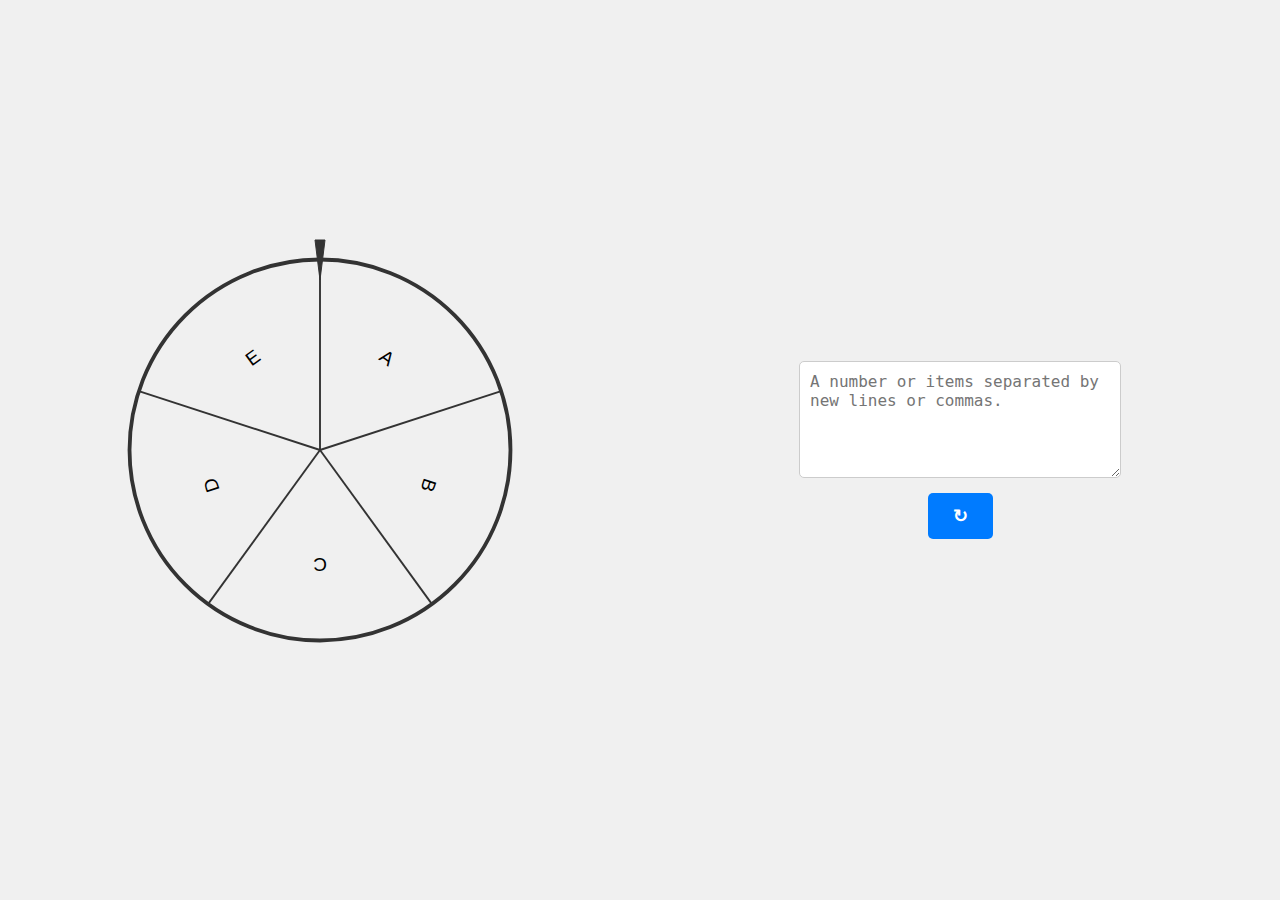
<file: index.html>
<!DOCTYPE html>
<html lang="en">

<head>
  <meta charset="UTF-8">
  <meta name="viewport" content="width=device-width, initial-scale=1.0">
  <title>Turntable</title>
  <link rel="icon" type="image/x-icon" href="/img/icon/turntable.svg">
  <style>
    /* 1. 基础和背景设置 */
    html,
    body {
      margin: 0;
      padding: 0;
      width: 100%;
      height: 100%;
      font-family: -apple-system, BlinkMacSystemFont, "Segoe UI", Roboto, sans-serif;
      overflow: hidden;
    }

    body {
      background-color: #f0f0f0;
      /* 淡灰色背景 */
    }

    /* 2. 响应式布局容器 */
    .container {
      display: flex;
      width: 100vw;
      height: 100vh;
      /* 默认竖屏：转盘在上，按钮在下 */
      flex-direction: column;
    }

    /* 横屏时：转盘在左，按钮在右 */
    @media (orientation: landscape) {
      .container {
        flex-direction: row;
      }
    }

    /* 3. 布局区域 */
    .turntable-area,
    .controls-area {
      flex: 1 1 50%;
      /* 两个区域平分空间 */
      display: flex;
      justify-content: center;
      align-items: center;
      position: relative;
      /* 为指针定位提供锚点 */
      padding: 20px;
      box-sizing: border-box;
    }

    .controls-area {
      flex-direction: column;
      /* 按钮区内部垂直排列 */
      gap: 15px;
    }

    /* 4. 转盘和指针样式 */

    /* 使用一个包装器来精确定位转盘和指针 */
    .wheel-wrapper {
      position: relative;
      /* 使用 vmin 来确保转盘在屏幕上始终可见 */
      width: 80vmin;
      height: 80vmin;
      max-width: 400px;
      max-height: 400px;
      display: flex;
      justify-content: center;
      align-items: center;
    }

    #turntable-svg {
      width: 100%;
      height: 100%;
      /* 确保SVG背景透明 */
      background-color: transparent;
      /* 初始旋转角度 */
      transform: rotate(0deg);
    }

    #pointer-svg {
      position: absolute;
      /* 定位在转盘包装器的右侧中间 */
      top: 0%;
      left: 50%;
      /* 贴在右边 */
      width: 16px;
      height: 40px;
      /* (x, y) 向左平移一点使其尖端指向圆心，向上平移一半高度 */
      transform: translate(-50%, -10px);
      z-index: 10;
      /* 确保在转盘上层 */
      overflow: visible;
    }

    #pointer-path {
      fill: #333;
      stroke: #333;
      transform-origin: 50% 0%;
    }

    /* 5. 控件样式 */
    #item-input {
      width: 80%;
      max-width: 300px;
      padding: 10px;
      font-size: 16px;
      border: 1px solid #ccc;
      border-radius: 5px;
    }

    #spin-button {
      padding: 12px 25px;
      font-size: 18px;
      font-weight: bold;
      color: white;
      background-color: #007bff;
      border: none;
      border-radius: 5px;
      cursor: pointer;
      transition: background-color 0.2s;
    }

    #spin-button:hover {
      background-color: #0056b3;
    }

    #spin-button:disabled {
      background-color: #aaa;
      cursor: not-allowed;
    }
  </style>
</head>

<body>

  <div class="container">

    <div class="turntable-area">
      <div class="wheel-wrapper">
        <svg id="turntable-svg" viewBox="-105 -105 210 210">
        </svg>

        <svg id="pointer-svg" viewBox="0 0 10 40">
          <path id="pointer-path" d="M 5 40 L 0 0 L 10 0 Z" />
        </svg>
      </div>
    </div>

    <div class="controls-area">
      <textarea id="item-input" rows="5" placeholder="A number or items separated by new lines or commas."></textarea>
      <button id="spin-button">↻</button>
    </div>

  </div>

  <script>
    var turntableDimensions = {
      R: 0, // 转盘半径
      L: 0, // 指针长度
      S: 0, // 指针根部端到圆心距离
      k1: 0, // 展开的一次项
      k3: 0 // 展开的3次项
    }

    var pointerPhysics = {
      x: 0, // 角位移
      v: 0, // 角速度
      a: 0, // 角加速度
      da: 0.01, // 阻尼系数
      dv: 0.01, // 速度
      dx: 0.01 // 位移
    }

    var turntablePhysics = {
      x: 0, // 当前角度
      v: 0, // 角速度
      a: 0, // 角加速度
      da: 0.005, // 阻尼系数
      dv: 0.01, // 速度
      dx: 0.01 // 位移
    }

    var lastTimestamp = 0; // 上一帧时间戳

    function calculateDimensions() {
      let d = turntableDimensions;
      const wheelSVG = document.getElementById('turntable-svg');
      const pointerSVG = document.getElementById('pointer-svg');
      const turntableRect = wheelSVG.getBoundingClientRect();
      const pointerRect = pointerSVG.getBoundingClientRect();
      turntableDimensions.R = turntableRect.width / 2;
      turntableDimensions.L = pointerRect.width;
      turntableDimensions.S = d.R + 10;
      turntableDimensions.k1 = d.R / (-d.R + d.S)
      turntableDimensions.k3 = (d.R * d.S * (d.R + d.S)) / (6 * Math.pow(d.R - d.S, 3));

    }

    calculateDimensions();
    // 窗口大小改变时重新计算
    window.addEventListener('resize', calculateDimensions);


    document.addEventListener('DOMContentLoaded', () => {

      // --- 1. 获取 DOM 元素 ---
      const wheelSVG = document.getElementById('turntable-svg');
      const spinButton = document.getElementById('spin-button');
      const itemInput = document.getElementById('item-input');
      const pointerPath = document.getElementById('pointer-path'); // 指针路径

      // --- 2. 动画变量 ---
      //let currentRotation = 0;    // 当前旋转角度
      //let angularVelocity = 0;    // 角速度
      //const damping = 0.995;      // 阻尼系数 (0.99 ~ 0.999 之间)
      let isSpinning = false;     // 是否正在旋转

      let items = [];              // 当前转盘项目列表

      // --- 3. 辅助函数：角度转 SVG 坐标 ---
      // (0,0)为圆心, r为半径, angleInDegrees为角度 (0度在顶部)
      function polarToCartesian(r, angleInDegrees) {
        const angleInRadians = (angleInDegrees - 90) * Math.PI / 180.0;
        return {
          x: r * Math.cos(angleInRadians),
          y: r * Math.sin(angleInRadians)
        };
      }

      // --- 4. 核心功能：生成转盘 SVG ---
      function generateWheel(items) {
        // 清空旧的 SVG 内容
        wheelSVG.innerHTML = '';
        const numItems = items.length;
        if (numItems === 0) return;

        const anglePerItem = 360 / numItems;
        const radius = 100; // SVG viewBox 的半径

        items.forEach((item, i) => {
          const startAngle = i * anglePerItem;
          const midAngle = startAngle + anglePerItem / 2;

          // A. 绘制分割线 (实线)
          const {x, y} = polarToCartesian(radius, startAngle);
          const line = document.createElementNS('http://www.w3.org/2000/svg', 'line');
          line.setAttribute('x1', '0');
          line.setAttribute('y1', '0');
          line.setAttribute('x2', x);
          line.setAttribute('y2', y);
          line.setAttribute('stroke', '#333'); // 实线
          line.setAttribute('stroke-width', '1');
          wheelSVG.appendChild(line);

          // B. 绘制文字 (并旋转)
          const textRadius = radius * 0.6; // 文字放在 60% 半径处
          const textPos = polarToCartesian(textRadius, midAngle);

          const text = document.createElementNS('http://www.w3.org/2000/svg', 'text');
          text.setAttribute('x', textPos.x);
          text.setAttribute('y', textPos.y);
          text.setAttribute('dy', '.35em'); // 垂直居中
          text.setAttribute('text-anchor', 'middle'); // 水平居中
          // 核心：旋转文字，使其朝向外侧
          text.setAttribute('transform', `rotate(${midAngle}, ${textPos.x}, ${textPos.y})`);
          text.textContent = item;
          text.style.fontSize = "10px"; // 可根据需要调整
          text.style.userSelect = "none"; // 防止选中
          wheelSVG.appendChild(text);
        });

        // C. 绘制外围实线圆形
        const circle = document.createElementNS('http://www.w3.org/2000/svg', 'circle');
        circle.setAttribute('cx', '0');
        circle.setAttribute('cy', '0');
        circle.setAttribute('r', radius);
        circle.setAttribute('fill', 'none'); // 透明背景
        circle.setAttribute('stroke', '#333'); // 实线
        circle.setAttribute('stroke-width', '2');
        wheelSVG.appendChild(circle);
      }

      // --- 5. 核心功能：动画循环 ---
      function animationLoop(timestamp) {
        // 计算时间差
        var deltaTime = timestamp - lastTimestamp;
        if (deltaTime < 16) {  // 大约每16ms更新一次 (~60FPS)
          requestAnimationFrame(animationLoop);
          return;
        }
        lastTimestamp = timestamp;
        if (deltaTime > 128) deltaTime = 128; // 限制最大时间差，防止卡顿时跳动过大

        if (!isSpinning) {
          // 即使不旋转也要保持循环，以便随时响应
          requestAnimationFrame(animationLoop);
          return;
        }

        if (Math.abs(turntablePhysics.v) > 0.1) {
          // 速度越快，阻力越大
          turntablePhysics.a = -turntablePhysics.v * turntablePhysics.da * deltaTime;
          turntablePhysics.v += turntablePhysics.a * turntablePhysics.dv * deltaTime;
          turntablePhysics.x += turntablePhysics.v * turntablePhysics.dx * deltaTime
          turntablePhysics.x = turntablePhysics.x % 360;

          // 更新 SVG 样式
          wheelSVG.style.transform = `rotate(${turntablePhysics.x}deg)`;
        }
        else {
          // 停止条件
          turntablePhysics.x = 0;
          turntablePhysics.v = 0;
          turntablePhysics.a = 0;

          isSpinning = false;
          spinButton.disabled = false; // 允许再次旋转

          // --- 计算最终指向 ---
          const finalAngle = (360 - turntablePhysics.x) % 360; // 0度在顶部
          const itemIndex = Math.floor(finalAngle / (360 / items.length));
          console.log(items[itemIndex]);
        }

        // --- 指针摆动 ---
        function f(x) {
          let d = turntableDimensions;
          return d.k1 * x + d.k3 * x * x * x;
        }
        const x0 = (turntablePhysics.x) % (360 / items.length);
        const x1 = x0 < 3 ? -f(x0 / 57.29578) * 57.29578 : 0;
        if (pointerPhysics.x < x1) {
          pointerPhysics.a = -pointerPhysics.x * pointerPhysics.da * deltaTime;
          pointerPhysics.v += pointerPhysics.a * pointerPhysics.dv * deltaTime;
          pointerPhysics.x += pointerPhysics.v * pointerPhysics.dx * deltaTime;
        }
        else {
          pointerPhysics.x = x1;
        }
        if (pointerPhysics.x > 80) {
          pointerPhysics.x = 80;
          pointerPhysics.v = 0;
        }
        if (pointerPhysics.x < -80) {
          pointerPhysics.x = -80;
          pointerPhysics.v = 0;
        }
        pointerPath.style.transform = `rotate(${pointerPhysics.x}deg)`;


        requestAnimationFrame(animationLoop);
      }

      // --- 6. 事件监听 ---

      // 旋转按钮点击
      spinButton.addEventListener('click', () => {
        if (isSpinning) return;

        isSpinning = true;
        spinButton.disabled = true;

        // 给一个随机的初始角速度
        turntablePhysics.v = Math.random() * 150 + 150;
        //给一个随机的初始角度
        turntablePhysics.x = Math.random() * 360;
      });

      // 输入框内容变化时，重新生成转盘
      function updateWheelFromInput() {
        const text = itemInput.value.trim();
        const lineItems = text.split('\n').filter(line => line.trim() !== ''); // 按行分割，并移除空行

        if (lineItems.length == 1) {
          // 如果只有一行，尝试按逗号分割
          // 替换全角逗号为半角逗号
          lineItems[0] = lineItems[0].replace(/，/g, ',');
          const commaItems = lineItems[0].split(',').map(item => item.trim()).filter(item => item !== '');
          if (commaItems.length > 1) {
            items = commaItems;
            generateWheel(items);
            return;
          }
          else {
            var numberItems = parseInt(lineItems[0]);
            if (!isNaN(numberItems) && numberItems > 1) {
              // 如果是一个数字，生成对应数量的默认项目
              if (numberItems > 100) numberItems = 100; // 限制最大数量
              const defaultItems = Array.from({length: numberItems}, (_, i) => `${i + 1}`);
              items = defaultItems;
              generateWheel(items);
              return;
            }
          }
        }
        else if (lineItems.length > 0) {
          items = lineItems;
          generateWheel(items);
          return;
        }
        // 如果没有输入，使用默认值
        items = ['A', 'B', 'C', 'D', 'E'];
        generateWheel(items);

      }

      itemInput.addEventListener('input', updateWheelFromInput);

      // --- 7. 初始启动 ---
      updateWheelFromInput(); // 使用默认值或输入框的 placeholder 内容初始化
      animationLoop(); // 启动动画循环
    });
  </script>

</body>

</html>
</file>
